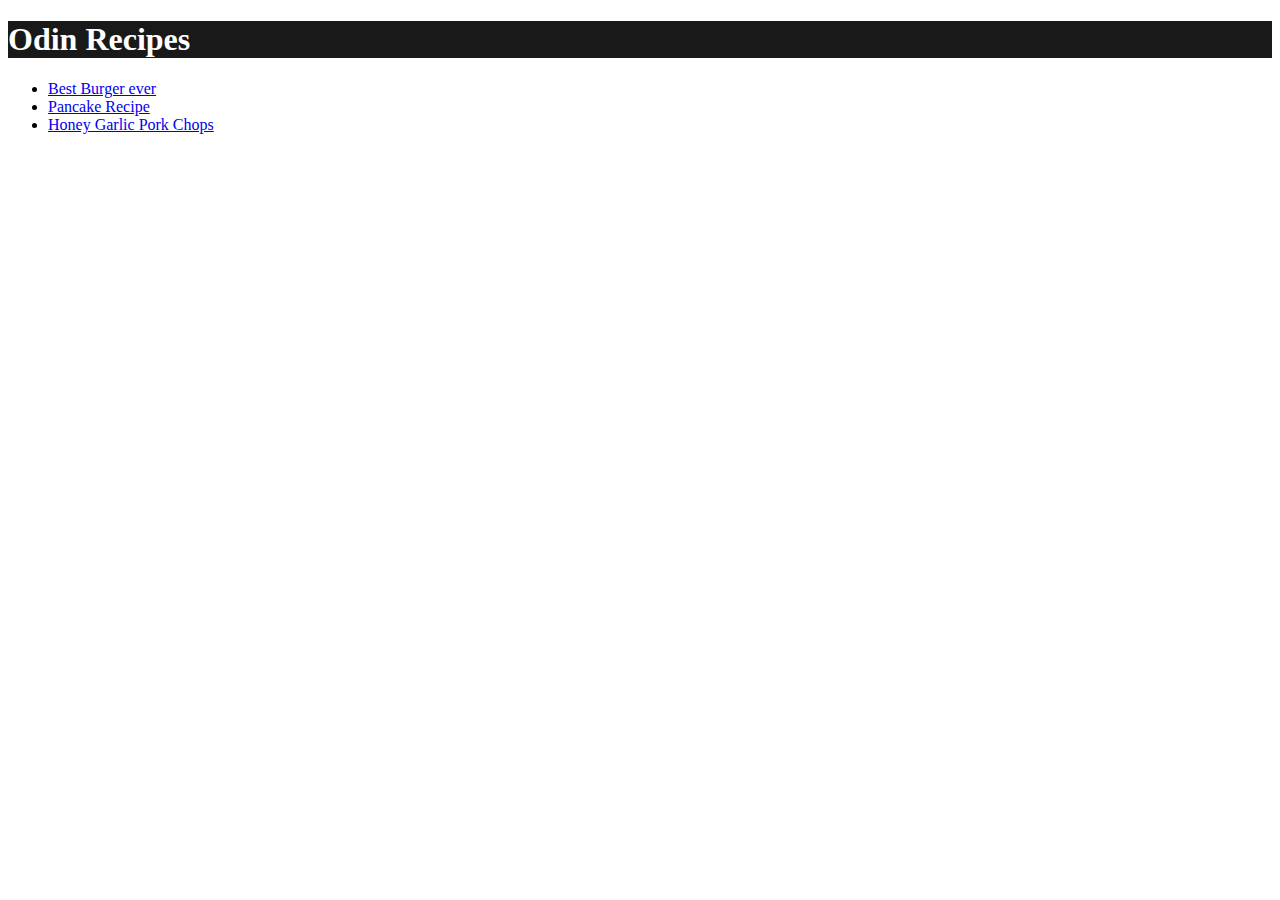
<file: index.html>
<!DOCTYPE html>
<html lang="en">
<head>
    <meta charset="UTF-8">
    <meta http-equiv="X-UA-Compatible" content="IE=edge">
    <meta name="viewport" content="width=device-width, initial-scale=1.0">
    <title>Odin Recipes Homepage</title>
    <link rel="stylesheet" href="css/style.css">
</head>
<header>
    <h1>Odin Recipes</h1>
</header>
<body>
    <ul>
        <li><a href="./recipes/best-burger-ever.html">Best Burger ever</a></li>
        <li><a href="./recipes/pancakes.html">Pancake Recipe</a></li>
        <li><a href="./recipes/porkchops.html">Honey Garlic Pork Chops</a></li>
    </ul>    
</body>
</html>
</file>
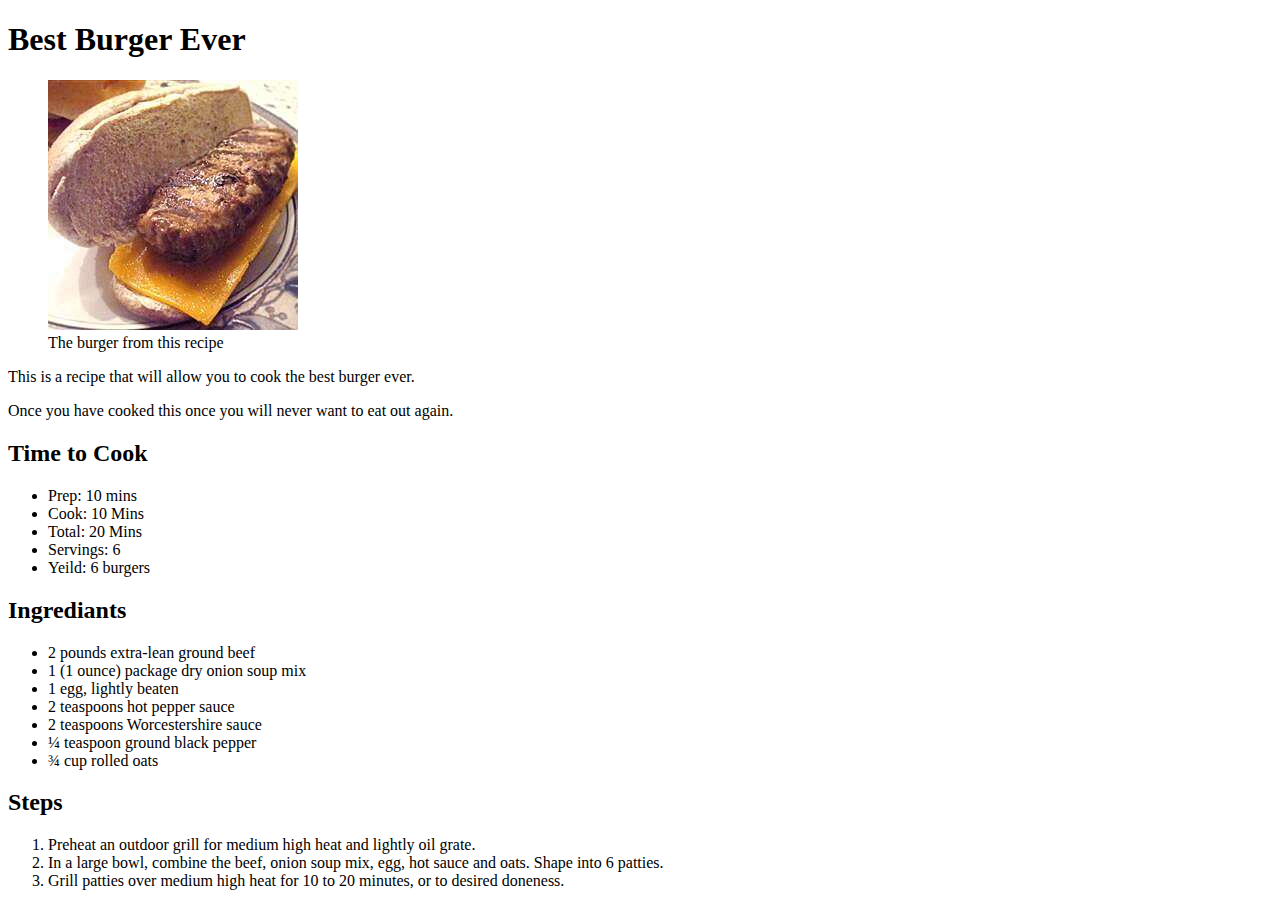
<file: recipes/best-burger-ever.html>
<!DOCTYPE html>
<html lang="en">
<head>
    <meta charset="UTF-8">
    <meta http-equiv="X-UA-Compatible" content="IE=edge">
    <meta name="viewport" content="width=device-width, initial-scale=1.0">
    <title>Best Burger Ever Recipie</title>
</head>
<body>
    <h1>Best Burger Ever</h1>
    <figure>
        <img src="../img/best-burger.jpg" alt="Image of the burger from this recipe">
        <figcaption>The burger from this recipe</figcaption>
    </figure>
    <p>This is a recipe that will allow you to cook the best burger ever.</p>
    <p>Once you have cooked this once you will never want to eat out again.</p>
    <h2>Time to Cook</h2>
    <ul>
        <li>Prep: 10 mins</li>
        <li>Cook: 10 Mins</li>
        <li>Total: 20 Mins</li>
        <li>Servings: 6</li>
        <li>Yeild: 6 burgers</li>
    </ul>
    <h2>Ingrediants</h2>
    <ul>
        <li>2 pounds extra-lean ground beef</li>
        <li>1 (1 ounce) package dry onion soup mix</li>
        <li>1 egg, lightly beaten</li>
        <li>2 teaspoons hot pepper sauce</li>
        <li>2 teaspoons Worcestershire sauce</li>
        <li>¼ teaspoon ground black pepper</li>
        <li>¾ cup rolled oats</li>
    </ul>
    <h2>Steps</h2>
    <ol>
        <li>Preheat an outdoor grill for medium high heat and lightly oil grate.</li>
        <li>In a large bowl, combine the beef, onion soup mix, egg, hot sauce and oats. Shape into 6 patties.
        <li>Grill patties over medium high heat for 10 to 20 minutes, or to desired doneness.</li>
    </ol>
</body>
</html>
</file>
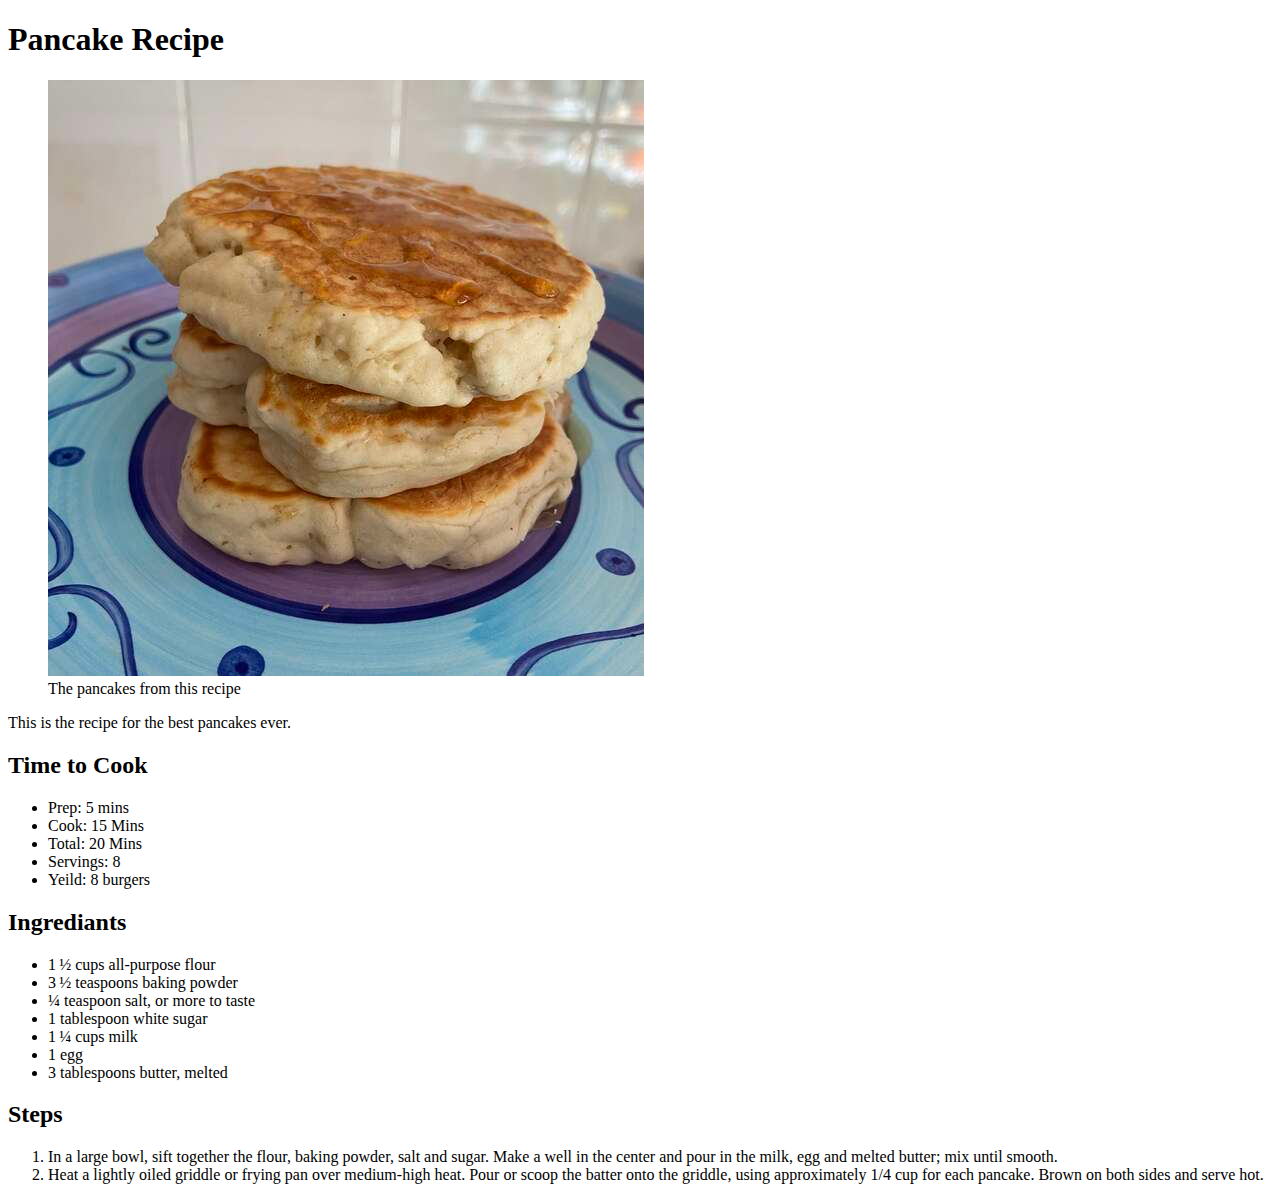
<file: recipes/pancakes.html>
<!DOCTYPE html>
<html lang="en">
<head>
    <meta charset="UTF-8">
    <meta http-equiv="X-UA-Compatible" content="IE=edge">
    <meta name="viewport" content="width=device-width, initial-scale=1.0">
    <title>Pancake Recipe</title>
</head>
<body>
    <h1>Pancake Recipe</h1>
    <figure>
        <img src="../img/pancake.jpg" alt="Image of the pancakes from this recipe">
        <figcaption>The pancakes from this recipe</figcaption>
    </figure>
    <p>This is the recipe for the best pancakes ever.</p>
    <h2>Time to Cook</h2>
    <ul>
        <li>Prep: 5 mins</li>
        <li>Cook: 15 Mins</li>
        <li>Total: 20 Mins</li>
        <li>Servings: 8</li>
        <li>Yeild: 8 burgers</li>
    </ul>
    <h2>Ingrediants</h2>
    <ul>
        <li>1 ½ cups all-purpose flour</li>
        <li>3 ½ teaspoons baking powder</li>
        <li>¼ teaspoon salt, or more to taste</li>
        <li>1 tablespoon white sugar</li>
        <li>1 ¼ cups milk</li>
        <li>1 egg</li>
        <li>3 tablespoons butter, melted</li>
    </ul>
    <h2>Steps</h2>
    <ol>
        <li>In a large bowl, sift together the flour, baking powder, salt and sugar. Make a well in the center and pour in the milk, egg and melted butter; mix until smooth.</li>
        <li>Heat a lightly oiled griddle or frying pan over medium-high heat. Pour or scoop the batter onto the griddle, using approximately 1/4 cup for each pancake. Brown on both sides and serve hot.</li>
    </ol>
</body>
</html>
</file>
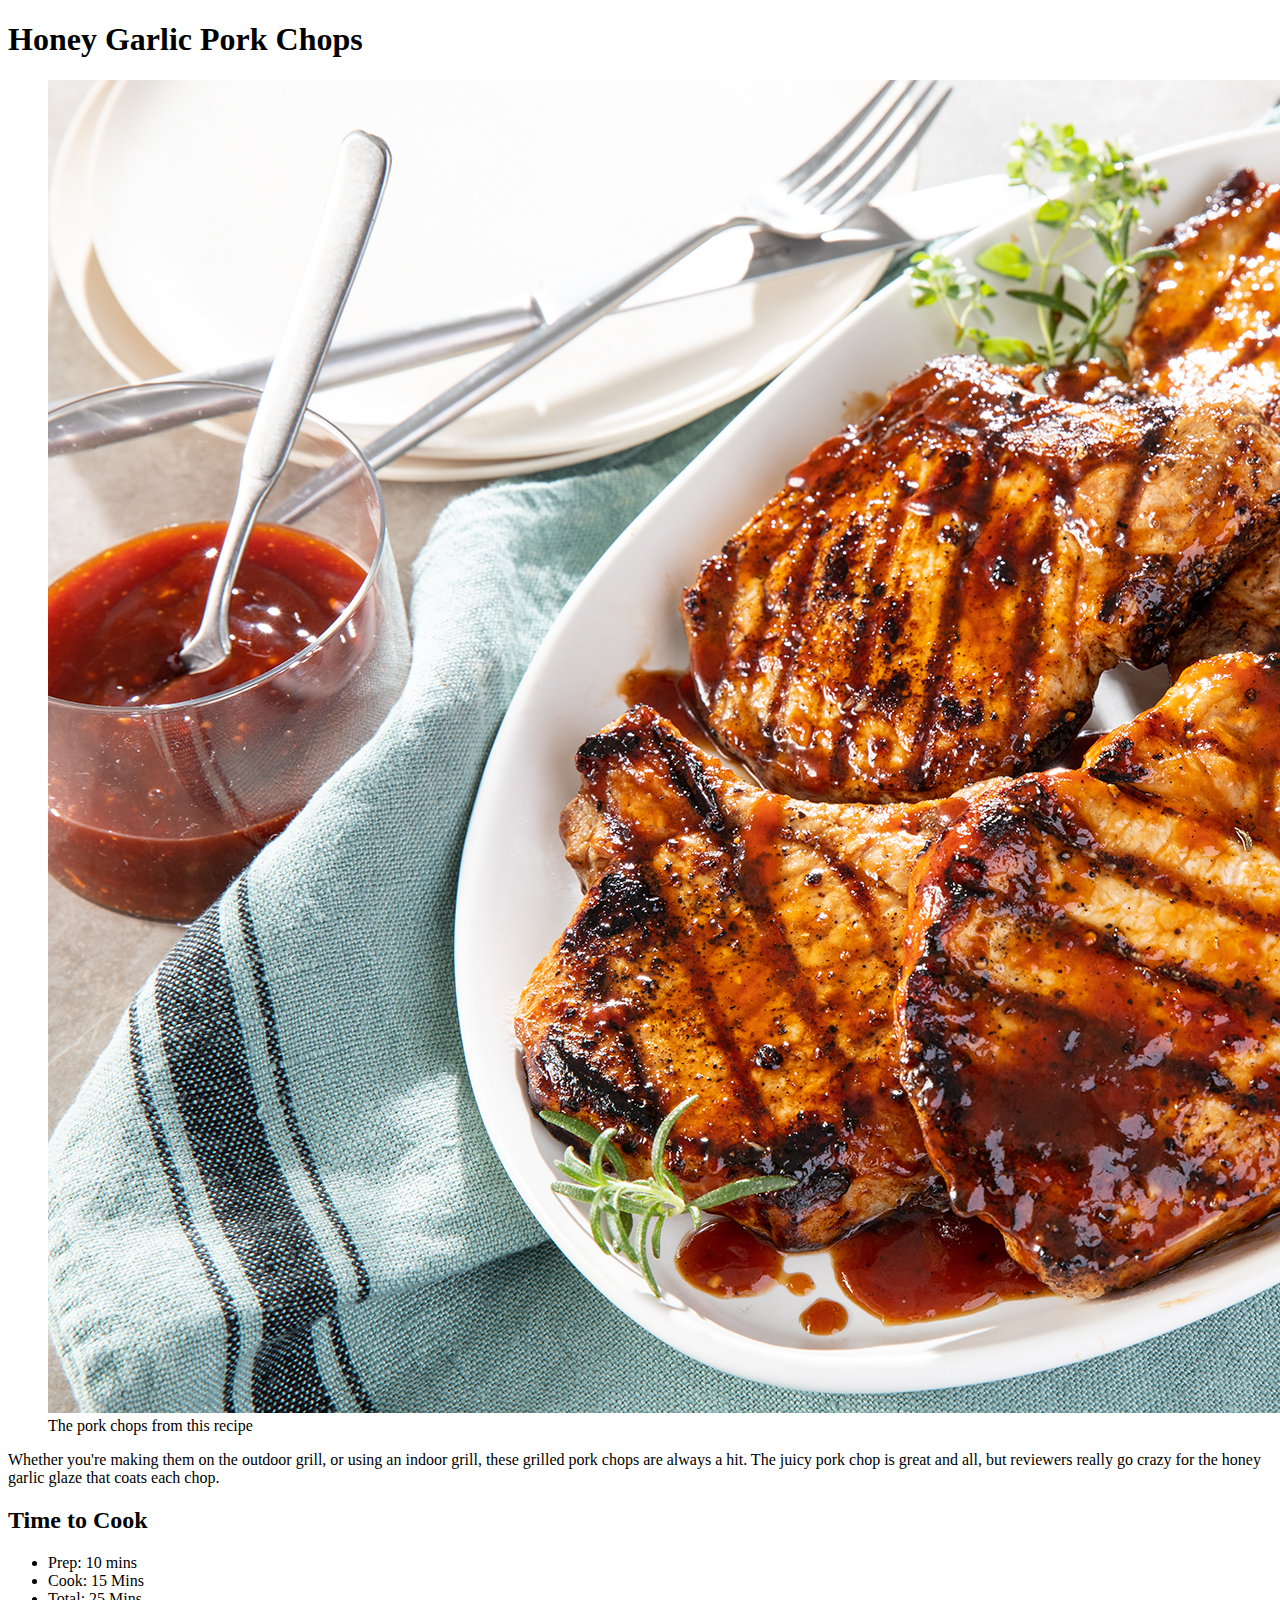
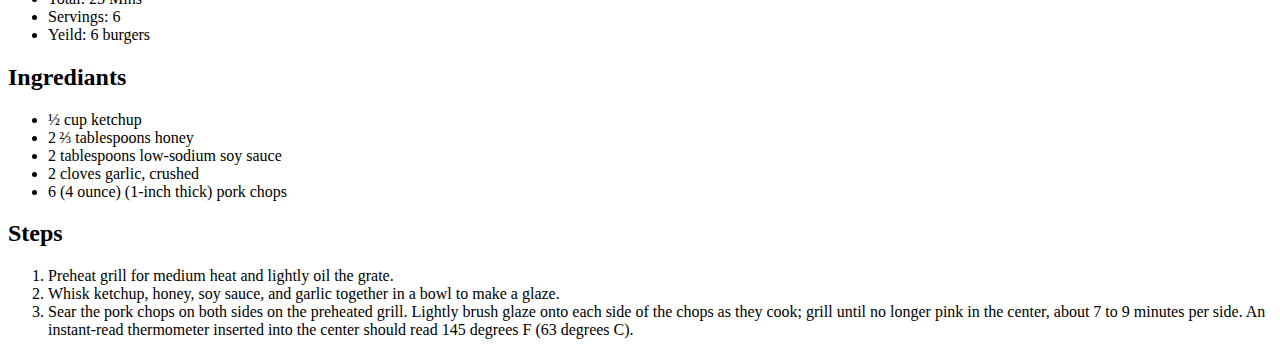
<file: recipes/porkchops.html>
<!DOCTYPE html>
<html lang="en">
<head>
    <meta charset="UTF-8">
    <meta http-equiv="X-UA-Compatible" content="IE=edge">
    <meta name="viewport" content="width=device-width, initial-scale=1.0">
    <title>Honey Garlic Pork Chop Recipe</title>
</head>
<body>
    <h1>Honey Garlic Pork Chops</h1>
    <figure>
        <img src="../img/porkchops.jpg" alt="Image of the pork chops from this recipe">
        <figcaption>The pork chops from this recipe</figcaption>
    </figure>
    <p>Whether you're making them on the outdoor grill, or using an indoor grill, these grilled pork chops are always a hit. The juicy pork chop is great and all, but reviewers really go crazy for the honey garlic glaze that coats each chop.</p>
    <h2>Time to Cook</h2>
    <ul>
        <li>Prep: 10 mins</li>
        <li>Cook: 15 Mins</li>
        <li>Total: 25 Mins</li>
        <li>Servings: 6</li>
        <li>Yeild: 6 burgers</li>
    </ul>
    <h2>Ingrediants</h2>
    <ul>
        <li>½ cup ketchup</li>
        <li>2 ⅔ tablespoons honey</li>
        <li>2 tablespoons low-sodium soy sauce</li>
        <li>2 cloves garlic, crushed</li>
        <li>6 (4 ounce) (1-inch thick) pork chops</li>
    </ul>
    <h2>Steps</h2>
    <ol>
        <li>Preheat grill for medium heat and lightly oil the grate.</li>
        <li>Whisk ketchup, honey, soy sauce, and garlic together in a bowl to make a glaze.</li>
        <li>Sear the pork chops on both sides on the preheated grill. Lightly brush glaze onto each side of the chops as they cook; grill until no longer pink in the center, about 7 to 9 minutes per side. An instant-read thermometer inserted into the center should read 145 degrees F (63 degrees C).</li>
    </ol>
</body>
</html>
</file>
<file: css/style.css>
header {
    background-color: #1a1919;
    color: #fff;
}
</file>
